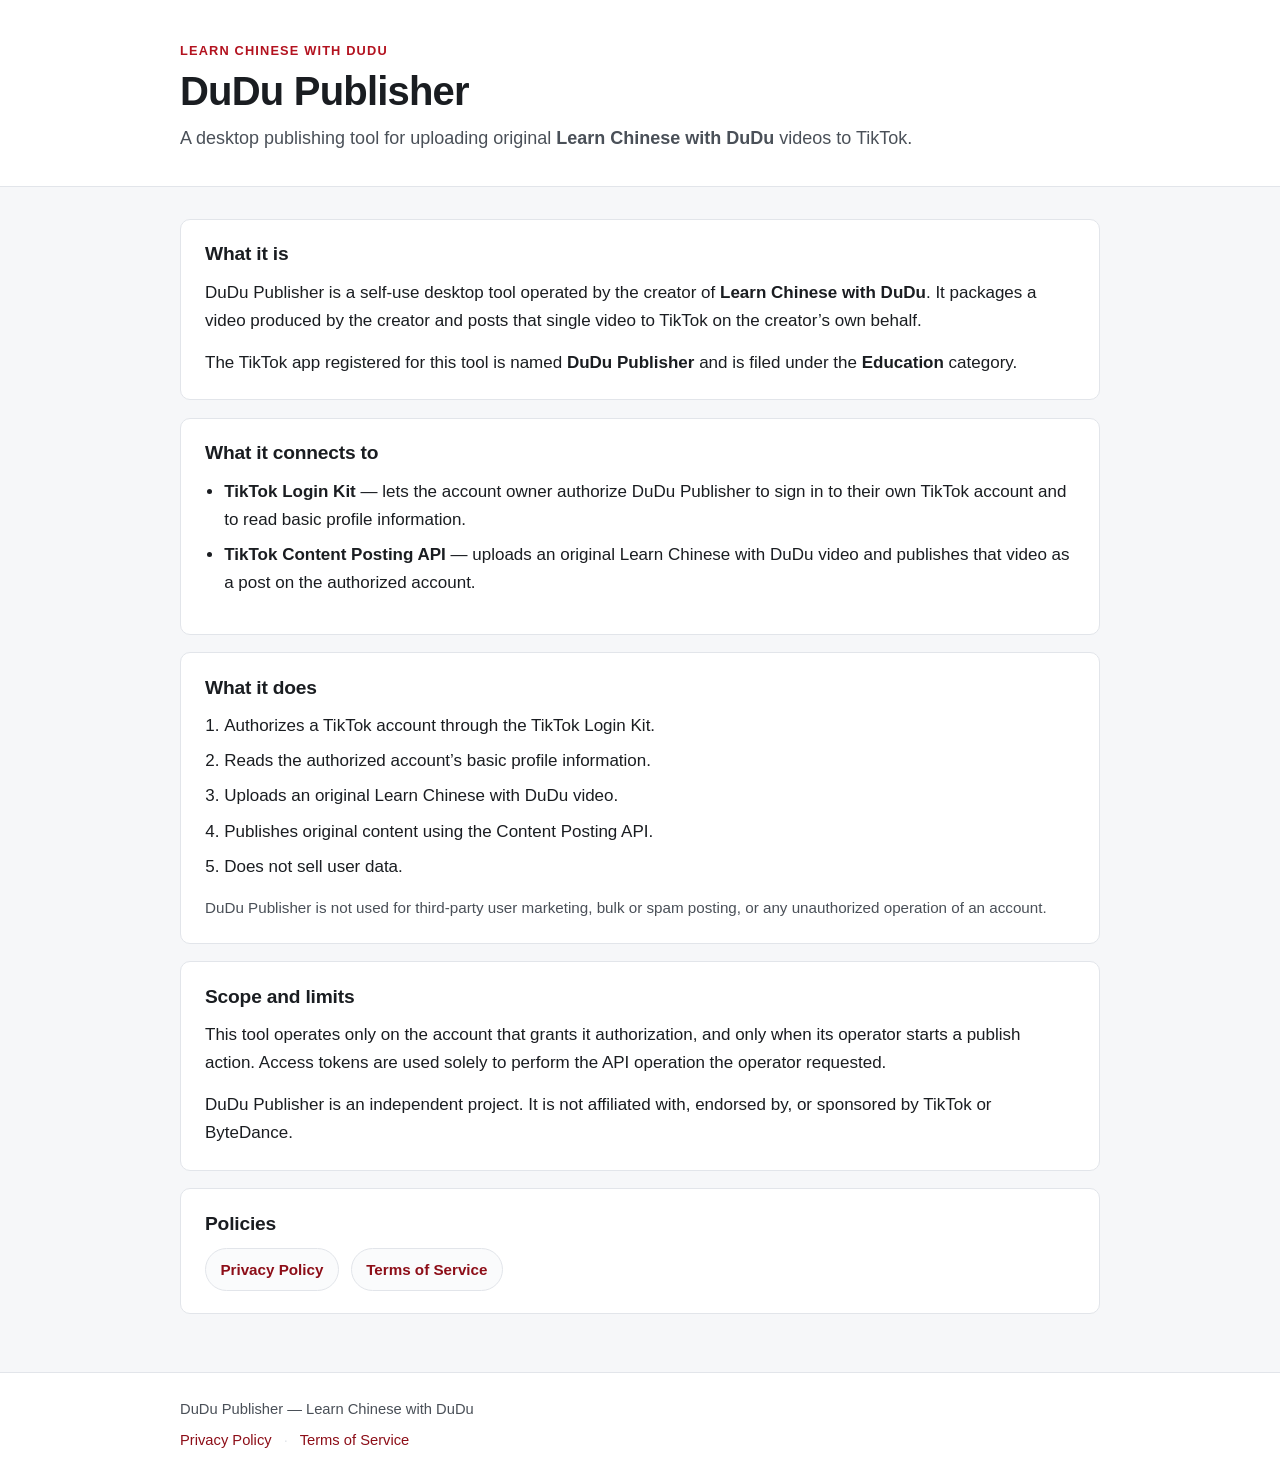
<file: index.html>
<!DOCTYPE html>
<html lang="en">
<head>
  <meta charset="utf-8">
  <meta name="viewport" content="width=device-width, initial-scale=1">
  <meta name="description" content="DuDu Publisher is a desktop publishing tool for Learn Chinese with DuDu that uses the TikTok Login Kit and Content Posting API.">
  <meta name="robots" content="index,follow">
  <title>DuDu Publisher</title>
  <link rel="stylesheet" href="style.css">
</head>
<body>
  <header class="site-header">
    <div class="wrap">
      <p class="eyebrow">Learn Chinese with DuDu</p>
      <h1>DuDu Publisher</h1>
      <p class="lede">
        A desktop publishing tool for uploading original
        <strong>Learn Chinese with DuDu</strong> videos to TikTok.
      </p>
    </div>
  </header>

  <main class="wrap">
    <section class="card">
      <h2>What it is</h2>
      <p>
        DuDu Publisher is a self-use desktop tool operated by the creator of
        <strong>Learn Chinese with DuDu</strong>. It packages a video produced
        by the creator and posts that single video to TikTok on the
        creator&rsquo;s own behalf.
      </p>
      <p>
        The TikTok app registered for this tool is named
        <strong>DuDu Publisher</strong> and is filed under the
        <strong>Education</strong> category.
      </p>
    </section>

    <section class="card">
      <h2>What it connects to</h2>
      <ul class="plain">
        <li>
          <strong>TikTok Login Kit</strong> &mdash; lets the account owner
          authorize DuDu Publisher to sign in to their own TikTok account and
          to read basic profile information.
        </li>
        <li>
          <strong>TikTok Content Posting API</strong> &mdash; uploads an
          original Learn Chinese with DuDu video and publishes that video as
          a post on the authorized account.
        </li>
      </ul>
    </section>

    <section class="card">
      <h2>What it does</h2>
      <ol class="plain">
        <li>Authorizes a TikTok account through the TikTok Login Kit.</li>
        <li>Reads the authorized account&rsquo;s basic profile information.</li>
        <li>Uploads an original Learn Chinese with DuDu video.</li>
        <li>Publishes original content using the Content Posting API.</li>
        <li>Does not sell user data.</li>
      </ol>
      <p class="muted">
        DuDu Publisher is not used for third-party user marketing, bulk or
        spam posting, or any unauthorized operation of an account.
      </p>
    </section>

    <section class="card">
      <h2>Scope and limits</h2>
      <p>
        This tool operates only on the account that grants it authorization,
        and only when its operator starts a publish action. Access tokens are
        used solely to perform the API operation the operator requested.
      </p>
      <p>
        DuDu Publisher is an independent project. It is not affiliated with,
        endorsed by, or sponsored by TikTok or ByteDance.
      </p>
    </section>

    <section class="card">
      <h2>Policies</h2>
      <nav class="links">
        <a href="privacy.html">Privacy Policy</a>
        <a href="terms.html">Terms of Service</a>
      </nav>
    </section>
  </main>

  <footer class="site-footer">
    <div class="wrap">
      <p>DuDu Publisher &mdash; Learn Chinese with DuDu</p>
      <p>
        <a href="privacy.html">Privacy Policy</a>
        <span class="sep" aria-hidden="true">&middot;</span>
        <a href="terms.html">Terms of Service</a>
      </p>
    </div>
  </footer>
</body>
</html>
</file>
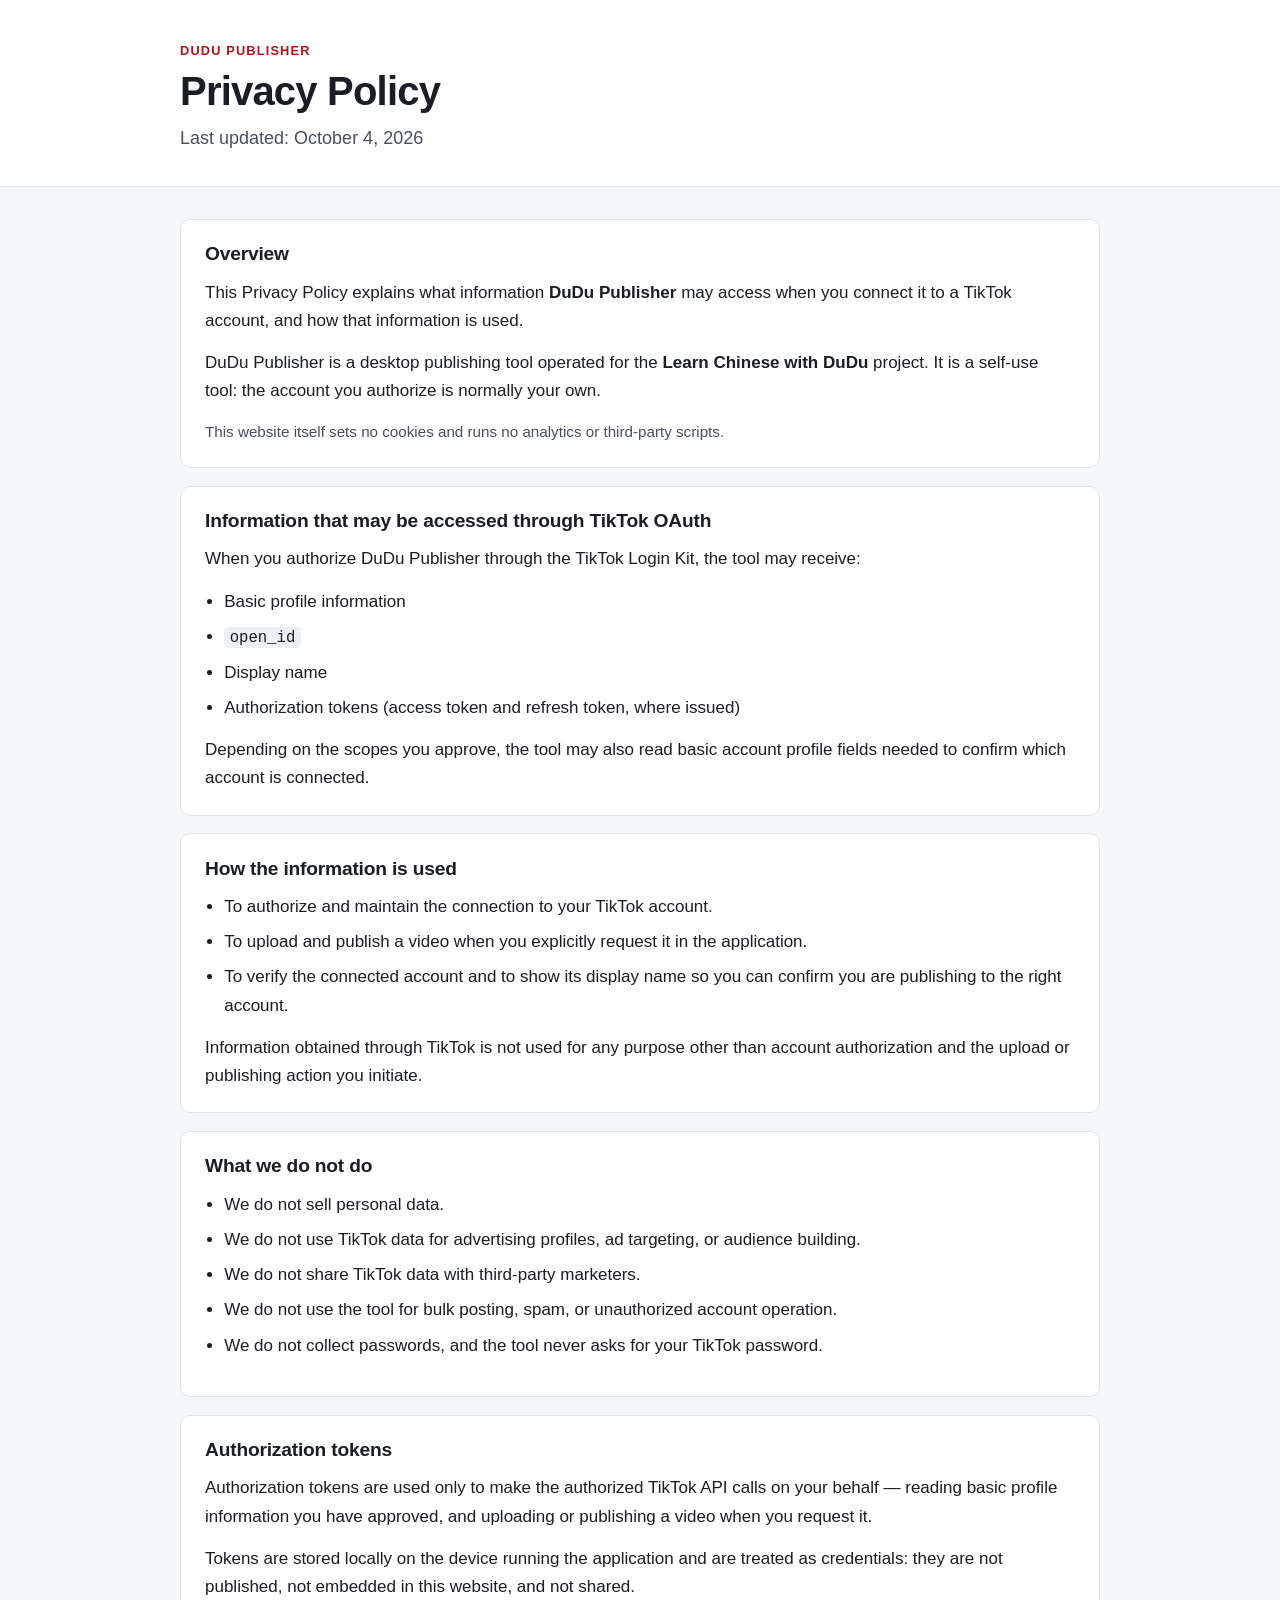
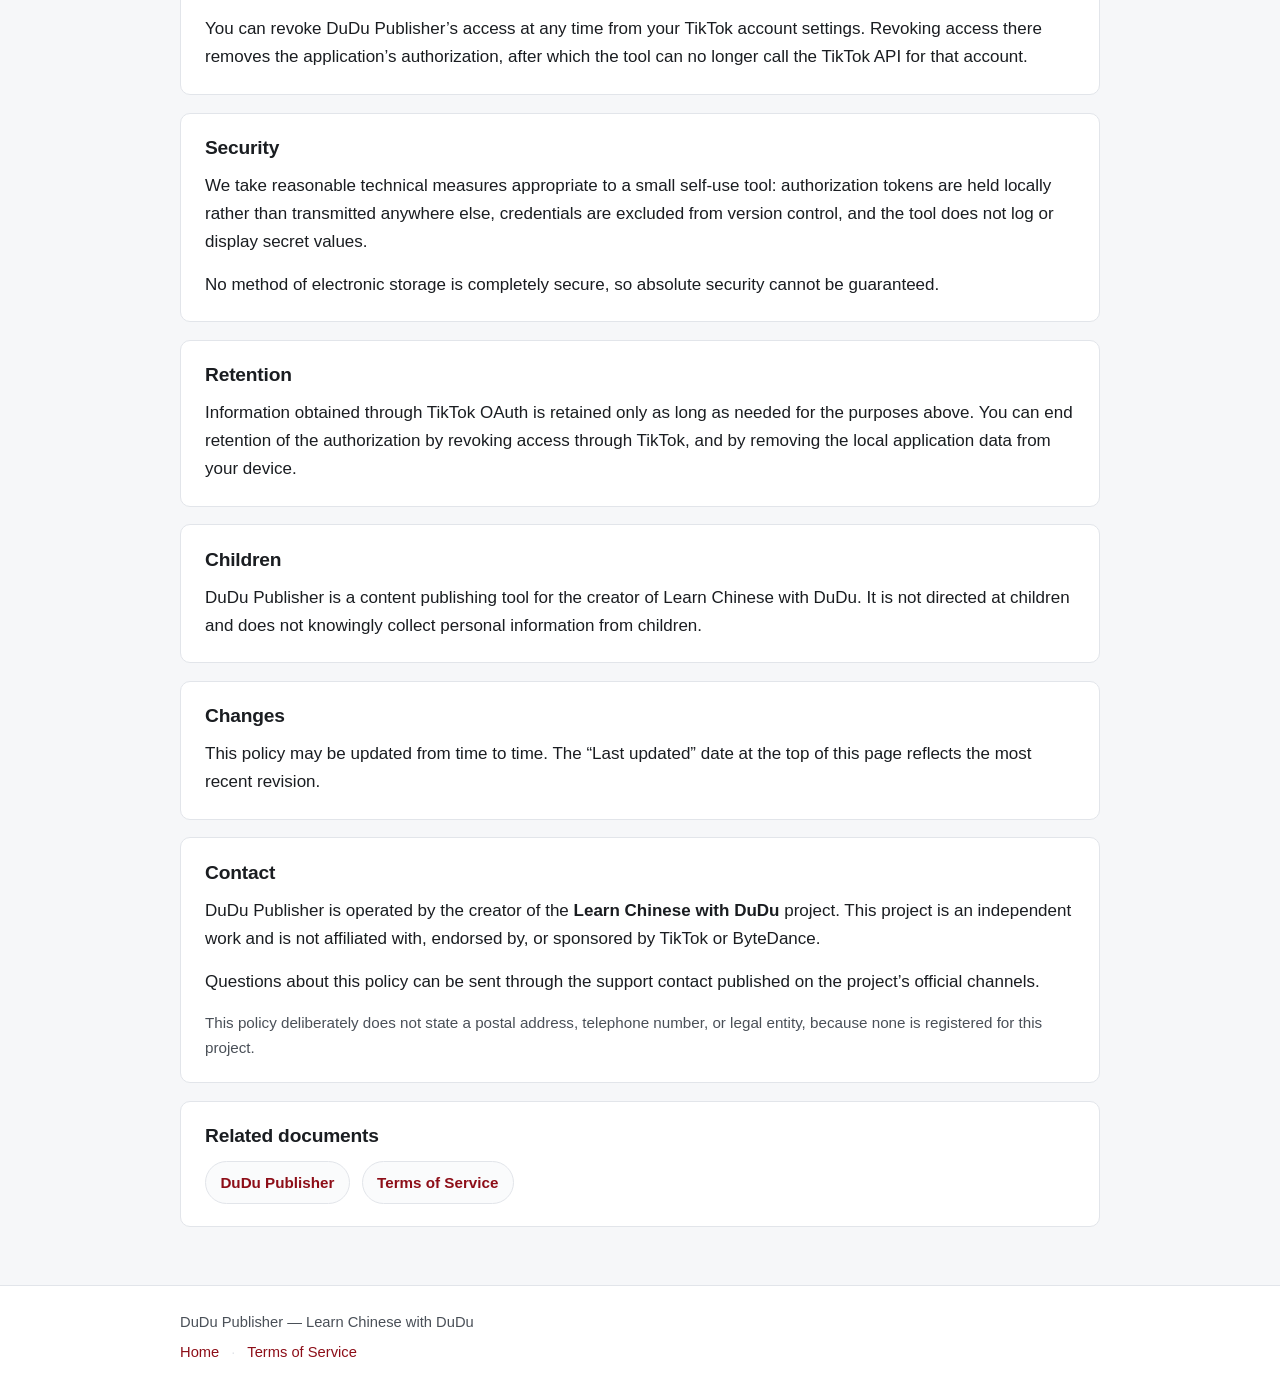
<file: privacy.html>
<!DOCTYPE html>
<html lang="en">
<head>
  <meta charset="utf-8">
  <meta name="viewport" content="width=device-width, initial-scale=1">
  <meta name="description" content="Privacy Policy for DuDu Publisher, a desktop publishing tool for Learn Chinese with DuDu.">
  <meta name="robots" content="index,follow">
  <title>Privacy Policy &mdash; DuDu Publisher</title>
  <link rel="stylesheet" href="style.css">
</head>
<body>
  <header class="site-header">
    <div class="wrap">
      <p class="eyebrow">DuDu Publisher</p>
      <h1>Privacy Policy</h1>
      <p class="lede">Last updated: October 4, 2026</p>
    </div>
  </header>

  <main class="wrap">
    <section class="card">
      <h2>Overview</h2>
      <p>
        This Privacy Policy explains what information <strong>DuDu
        Publisher</strong> may access when you connect it to a TikTok account,
        and how that information is used.
      </p>
      <p>
        DuDu Publisher is a desktop publishing tool operated for the
        <strong>Learn Chinese with DuDu</strong> project. It is a self-use
        tool: the account you authorize is normally your own.
      </p>
      <p class="muted">
        This website itself sets no cookies and runs no analytics or
        third-party scripts.
      </p>
    </section>

    <section class="card">
      <h2>Information that may be accessed through TikTok OAuth</h2>
      <p>
        When you authorize DuDu Publisher through the TikTok Login Kit, the
        tool may receive:
      </p>
      <ul class="plain">
        <li>Basic profile information</li>
        <li><code>open_id</code></li>
        <li>Display name</li>
        <li>Authorization tokens (access token and refresh token, where issued)</li>
      </ul>
      <p>
        Depending on the scopes you approve, the tool may also read basic
        account profile fields needed to confirm which account is connected.
      </p>
    </section>

    <section class="card">
      <h2>How the information is used</h2>
      <ul class="plain">
        <li>To authorize and maintain the connection to your TikTok account.</li>
        <li>
          To upload and publish a video when you explicitly request it in the
          application.
        </li>
        <li>To verify the connected account and to show its display name so
          you can confirm you are publishing to the right account.</li>
      </ul>
      <p>
        Information obtained through TikTok is not used for any purpose other
        than account authorization and the upload or publishing action you
        initiate.
      </p>
    </section>

    <section class="card">
      <h2>What we do not do</h2>
      <ul class="plain">
        <li>We do not sell personal data.</li>
        <li>
          We do not use TikTok data for advertising profiles, ad targeting, or
          audience building.
        </li>
        <li>
          We do not share TikTok data with third-party marketers.
        </li>
        <li>
          We do not use the tool for bulk posting, spam, or unauthorized
          account operation.
        </li>
        <li>
          We do not collect passwords, and the tool never asks for your
          TikTok password.
        </li>
      </ul>
    </section>

    <section class="card">
      <h2>Authorization tokens</h2>
      <p>
        Authorization tokens are used only to make the authorized TikTok API
        calls on your behalf &mdash; reading basic profile information you have
        approved, and uploading or publishing a video when you request it.
      </p>
      <p>
        Tokens are stored locally on the device running the application and
        are treated as credentials: they are not published, not embedded in
        this website, and not shared.
      </p>
      <p>
        You can revoke DuDu Publisher&rsquo;s access at any time from your TikTok
        account settings. Revoking access there removes the application&rsquo;s
        authorization, after which the tool can no longer call the TikTok API
        for that account.
      </p>
    </section>

    <section class="card">
      <h2>Security</h2>
      <p>
        We take reasonable technical measures appropriate to a small
        self-use tool: authorization tokens are held locally rather than
        transmitted anywhere else, credentials are excluded from version
        control, and the tool does not log or display secret values.
      </p>
      <p>
        No method of electronic storage is completely secure, so absolute
        security cannot be guaranteed.
      </p>
    </section>

    <section class="card">
      <h2>Retention</h2>
      <p>
        Information obtained through TikTok OAuth is retained only as long as
        needed for the purposes above. You can end retention of the
        authorization by revoking access through TikTok, and by removing the
        local application data from your device.
      </p>
    </section>

    <section class="card">
      <h2>Children</h2>
      <p>
        DuDu Publisher is a content publishing tool for the creator of Learn
        Chinese with DuDu. It is not directed at children and does not
        knowingly collect personal information from children.
      </p>
    </section>

    <section class="card">
      <h2>Changes</h2>
      <p>
        This policy may be updated from time to time. The
        &ldquo;Last updated&rdquo; date at the top of this page reflects the
        most recent revision.
      </p>
    </section>

    <section class="card">
      <h2>Contact</h2>
      <p>
        DuDu Publisher is operated by the creator of the
        <strong>Learn Chinese with DuDu</strong> project. This project is an
        independent work and is not affiliated with, endorsed by, or
        sponsored by TikTok or ByteDance.
      </p>
      <p>
        Questions about this policy can be sent through the support contact
        published on the project&rsquo;s official channels.
      </p>
      <p class="muted">
        This policy deliberately does not state a postal address, telephone
        number, or legal entity, because none is registered for this project.
      </p>
    </section>

    <section class="card">
      <h2>Related documents</h2>
      <nav class="links">
        <a href="index.html">DuDu Publisher</a>
        <a href="terms.html">Terms of Service</a>
      </nav>
    </section>
  </main>

  <footer class="site-footer">
    <div class="wrap">
      <p>DuDu Publisher &mdash; Learn Chinese with DuDu</p>
      <p>
        <a href="index.html">Home</a>
        <span class="sep" aria-hidden="true">&middot;</span>
        <a href="terms.html">Terms of Service</a>
      </p>
    </div>
  </footer>
</body>
</html>
</file>
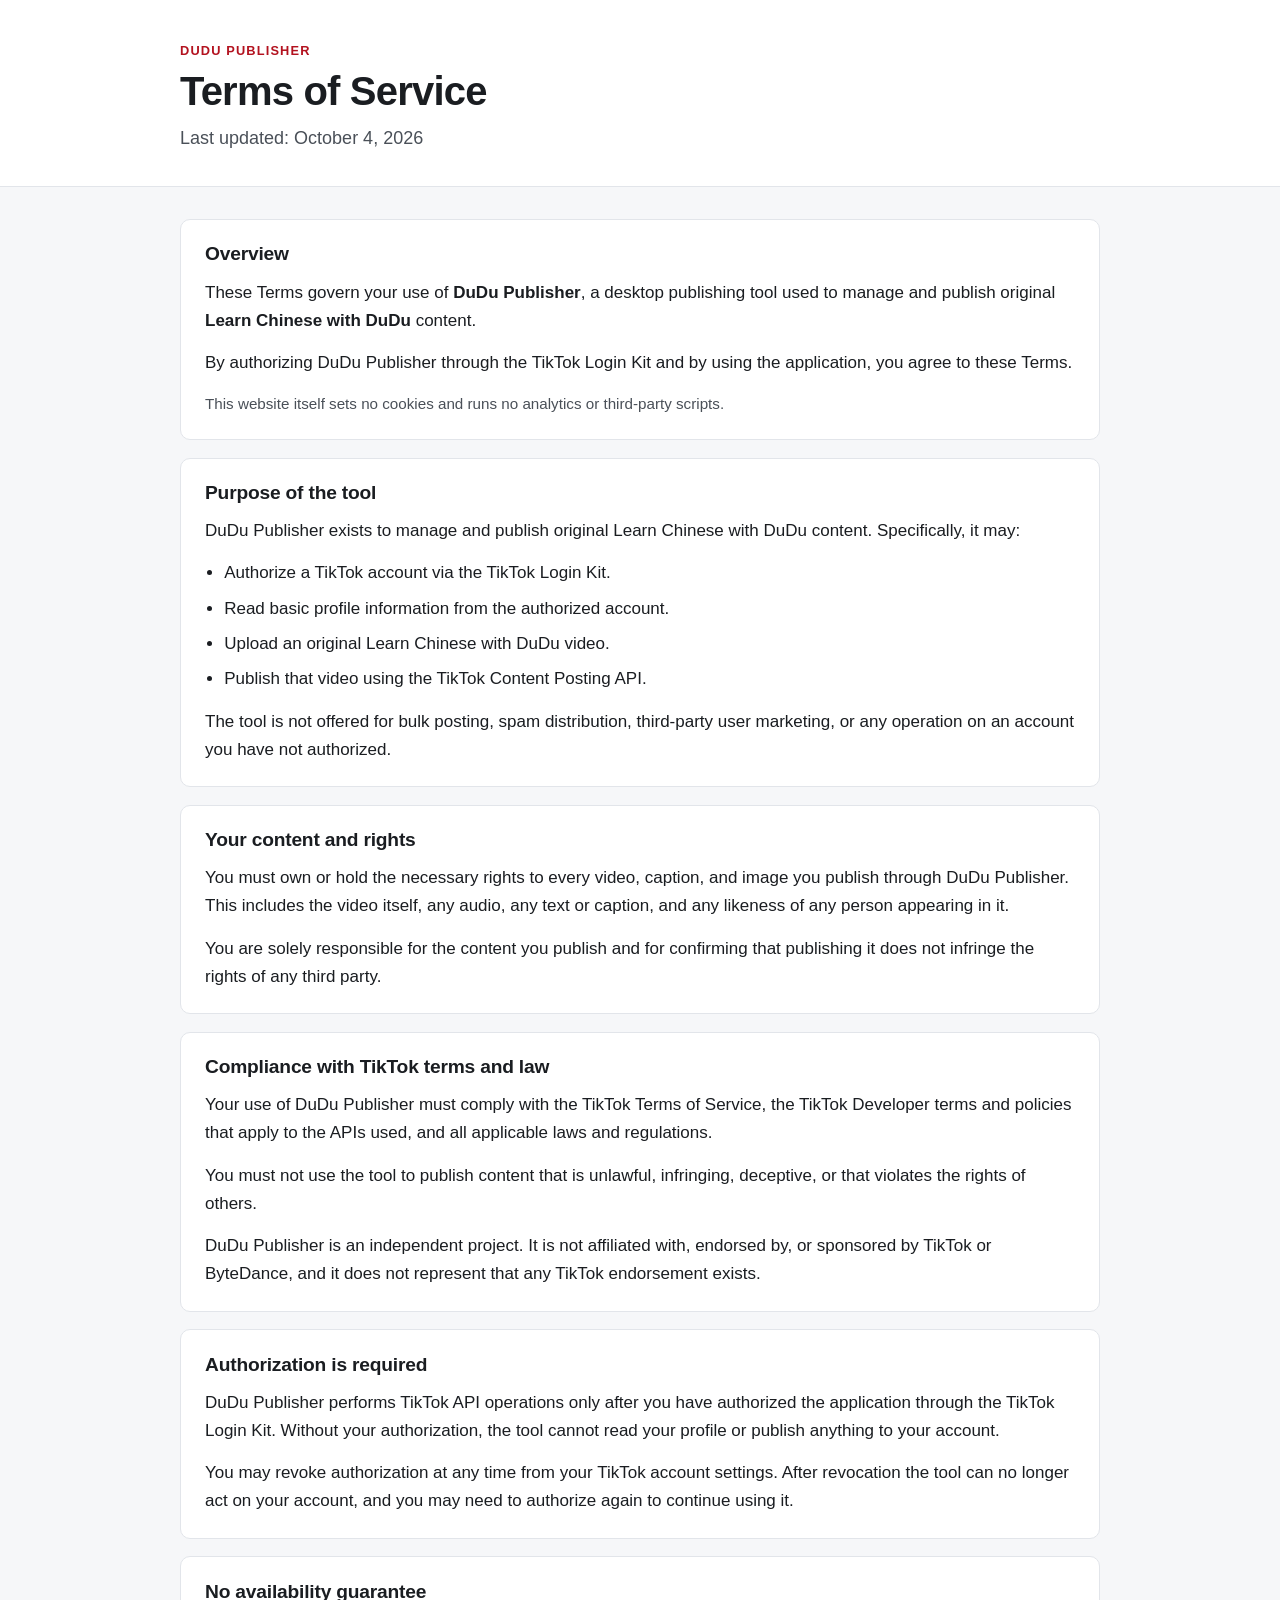
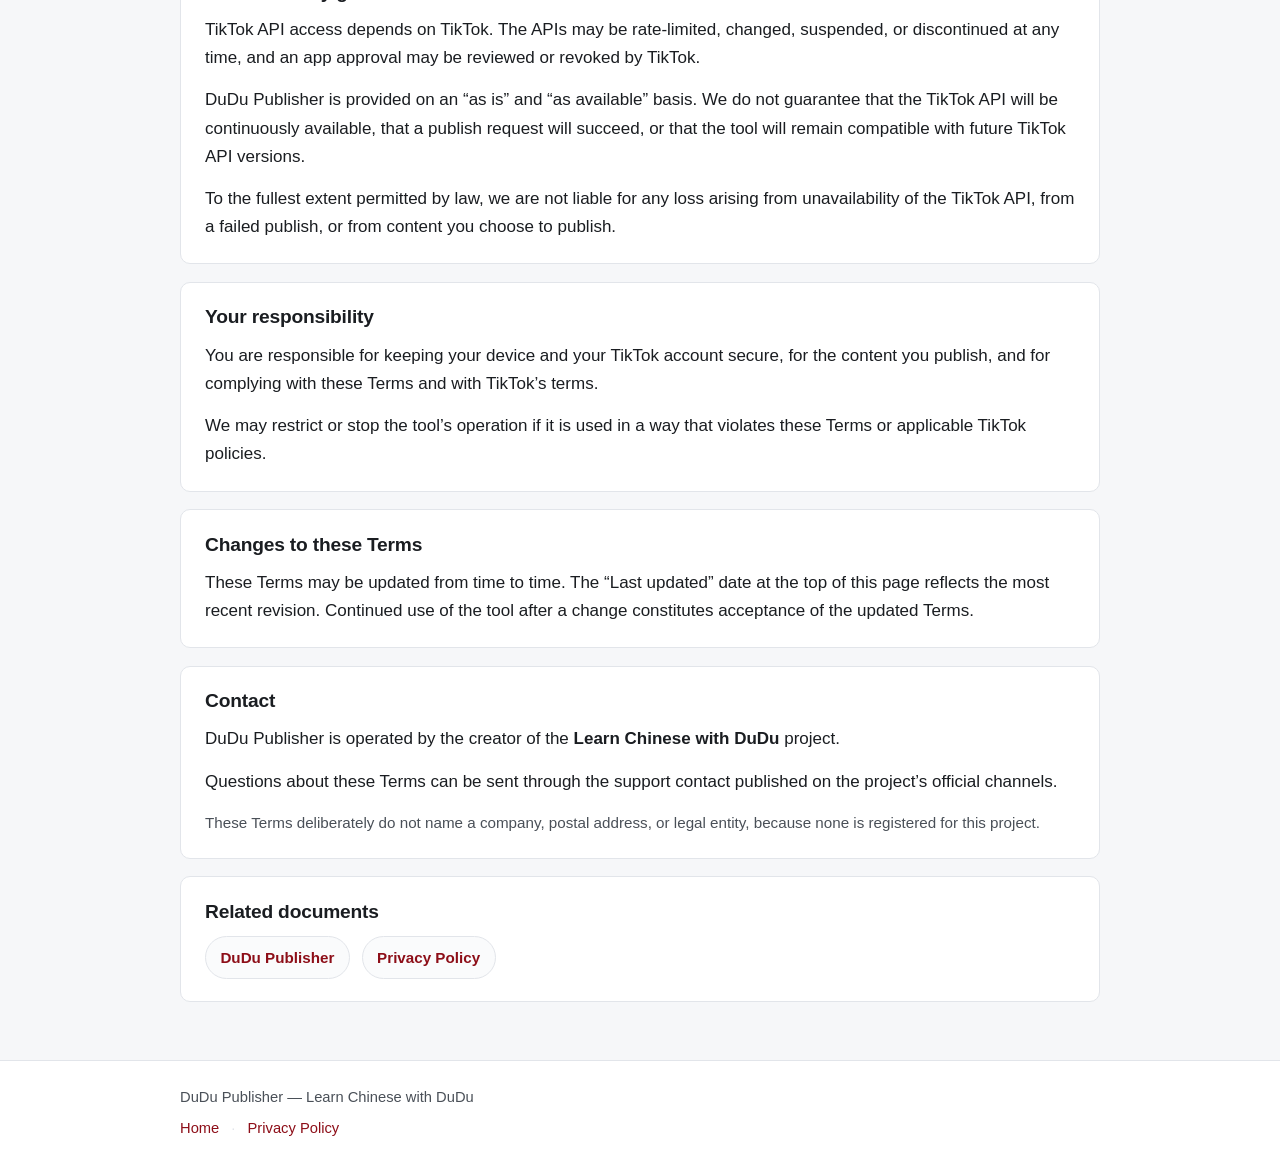
<file: terms.html>
<!DOCTYPE html>
<html lang="en">
<head>
  <meta charset="utf-8">
  <meta name="viewport" content="width=device-width, initial-scale=1">
  <meta name="description" content="Terms of Service for DuDu Publisher, a desktop publishing tool for Learn Chinese with DuDu.">
  <meta name="robots" content="index,follow">
  <title>Terms of Service &mdash; DuDu Publisher</title>
  <link rel="stylesheet" href="style.css">
</head>
<body>
  <header class="site-header">
    <div class="wrap">
      <p class="eyebrow">DuDu Publisher</p>
      <h1>Terms of Service</h1>
      <p class="lede">Last updated: October 4, 2026</p>
    </div>
  </header>

  <main class="wrap">
    <section class="card">
      <h2>Overview</h2>
      <p>
        These Terms govern your use of <strong>DuDu Publisher</strong>, a
        desktop publishing tool used to manage and publish original
        <strong>Learn Chinese with DuDu</strong> content.
      </p>
      <p>
        By authorizing DuDu Publisher through the TikTok Login Kit and by
        using the application, you agree to these Terms.
      </p>
      <p class="muted">
        This website itself sets no cookies and runs no analytics or
        third-party scripts.
      </p>
    </section>

    <section class="card">
      <h2>Purpose of the tool</h2>
      <p>
        DuDu Publisher exists to manage and publish original Learn Chinese
        with DuDu content. Specifically, it may:
      </p>
      <ul class="plain">
        <li>Authorize a TikTok account via the TikTok Login Kit.</li>
        <li>Read basic profile information from the authorized account.</li>
        <li>Upload an original Learn Chinese with DuDu video.</li>
        <li>Publish that video using the TikTok Content Posting API.</li>
      </ul>
      <p>
        The tool is not offered for bulk posting, spam distribution, third-party
        user marketing, or any operation on an account you have not
        authorized.
      </p>
    </section>

    <section class="card">
      <h2>Your content and rights</h2>
      <p>
        You must own or hold the necessary rights to every video, caption,
        and image you publish through DuDu Publisher. This includes the video
        itself, any audio, any text or caption, and any likeness of any
        person appearing in it.
      </p>
      <p>
        You are solely responsible for the content you publish and for
        confirming that publishing it does not infringe the rights of any
        third party.
      </p>
    </section>

    <section class="card">
      <h2>Compliance with TikTok terms and law</h2>
      <p>
        Your use of DuDu Publisher must comply with the TikTok Terms of
        Service, the TikTok Developer terms and policies that apply to the
        APIs used, and all applicable laws and regulations.
      </p>
      <p>
        You must not use the tool to publish content that is unlawful,
        infringing, deceptive, or that violates the rights of others.
      </p>
      <p>
        DuDu Publisher is an independent project. It is not affiliated with,
        endorsed by, or sponsored by TikTok or ByteDance, and it does not
        represent that any TikTok endorsement exists.
      </p>
    </section>

    <section class="card">
      <h2>Authorization is required</h2>
      <p>
        DuDu Publisher performs TikTok API operations only after you have
        authorized the application through the TikTok Login Kit. Without your
        authorization, the tool cannot read your profile or publish anything
        to your account.
      </p>
      <p>
        You may revoke authorization at any time from your TikTok account
        settings. After revocation the tool can no longer act on your
        account, and you may need to authorize again to continue using it.
      </p>
    </section>

    <section class="card">
      <h2>No availability guarantee</h2>
      <p>
        TikTok API access depends on TikTok. The APIs may be rate-limited,
        changed, suspended, or discontinued at any time, and an app approval
        may be reviewed or revoked by TikTok.
      </p>
      <p>
        DuDu Publisher is provided on an &ldquo;as is&rdquo; and
        &ldquo;as available&rdquo; basis. We do not guarantee that the TikTok
        API will be continuously available, that a publish request will
        succeed, or that the tool will remain compatible with future TikTok
        API versions.
      </p>
      <p>
        To the fullest extent permitted by law, we are not liable for any
        loss arising from unavailability of the TikTok API, from a failed
        publish, or from content you choose to publish.
      </p>
    </section>

    <section class="card">
      <h2>Your responsibility</h2>
      <p>
        You are responsible for keeping your device and your TikTok account
        secure, for the content you publish, and for complying with these
        Terms and with TikTok&rsquo;s terms.
      </p>
      <p>
        We may restrict or stop the tool&rsquo;s operation if it is used in a way
        that violates these Terms or applicable TikTok policies.
      </p>
    </section>

    <section class="card">
      <h2>Changes to these Terms</h2>
      <p>
        These Terms may be updated from time to time. The &ldquo;Last
        updated&rdquo; date at the top of this page reflects the most recent
        revision. Continued use of the tool after a change constitutes
        acceptance of the updated Terms.
      </p>
    </section>

    <section class="card">
      <h2>Contact</h2>
      <p>
        DuDu Publisher is operated by the creator of the
        <strong>Learn Chinese with DuDu</strong> project.
      </p>
      <p>
        Questions about these Terms can be sent through the support contact
        published on the project&rsquo;s official channels.
      </p>
      <p class="muted">
        These Terms deliberately do not name a company, postal address, or
        legal entity, because none is registered for this project.
      </p>
    </section>

    <section class="card">
      <h2>Related documents</h2>
      <nav class="links">
        <a href="index.html">DuDu Publisher</a>
        <a href="privacy.html">Privacy Policy</a>
      </nav>
    </section>
  </main>

  <footer class="site-footer">
    <div class="wrap">
      <p>DuDu Publisher &mdash; Learn Chinese with DuDu</p>
      <p>
        <a href="index.html">Home</a>
        <span class="sep" aria-hidden="true">&middot;</span>
        <a href="privacy.html">Privacy Policy</a>
      </p>
    </div>
  </footer>
</body>
</html>
</file>
<file: style.css>
/* DuDu Publisher - static site
   No external fonts, no CDN, no framework, no JavaScript. */

:root {
  --bg: #f6f7f9;
  --surface: #ffffff;
  --ink: #1a1d21;
  --ink-soft: #4a5058;
  --line: #e2e5ea;
  --accent: #b3121f;
  --accent-ink: #8d0e18;
  --radius: 10px;
  --max: 60rem;
}

*,
*::before,
*::after {
  box-sizing: border-box;
}

html {
  -webkit-text-size-adjust: 100%;
}

body {
  margin: 0;
  background: var(--bg);
  color: var(--ink);
  font-family: -apple-system, BlinkMacSystemFont, "Segoe UI", Roboto,
    "Helvetica Neue", Arial, "Noto Sans", "PingFang SC",
    "Microsoft YaHei", sans-serif;
  font-size: 17px;
  line-height: 1.65;
}

.wrap {
  width: 100%;
  max-width: var(--max);
  margin: 0 auto;
  padding: 0 1.25rem;
}

a {
  color: var(--accent-ink);
  text-decoration: underline;
  text-underline-offset: 2px;
}

a:hover,
a:focus {
  color: var(--accent);
}

a:focus-visible {
  outline: 2px solid var(--accent);
  outline-offset: 2px;
}

code {
  font-family: ui-monospace, SFMono-Regular, Menlo, Consolas, monospace;
  font-size: 0.92em;
  background: #eef0f4;
  padding: 0.1em 0.35em;
  border-radius: 4px;
}

/* ---------------------------------------------------------------- header */
.site-header {
  background: var(--surface);
  border-bottom: 1px solid var(--line);
  padding: 2.5rem 0 2rem;
}

.eyebrow {
  margin: 0 0 0.35rem;
  font-size: 0.8rem;
  font-weight: 700;
  letter-spacing: 0.09em;
  text-transform: uppercase;
  color: var(--accent);
}

.site-header h1 {
  margin: 0 0 0.6rem;
  font-size: clamp(1.8rem, 5vw, 2.5rem);
  line-height: 1.2;
  letter-spacing: -0.02em;
}

.lede {
  margin: 0;
  max-width: 46rem;
  color: var(--ink-soft);
  font-size: clamp(1rem, 2.4vw, 1.125rem);
}

/* ----------------------------------------------------------------- main */
main.wrap {
  padding-top: 2rem;
  padding-bottom: 2.5rem;
}

.card {
  background: var(--surface);
  border: 1px solid var(--line);
  border-radius: var(--radius);
  padding: 1.4rem 1.5rem;
  margin-bottom: 1.1rem;
}

.card h2 {
  margin: 0 0 0.7rem;
  font-size: 1.2rem;
  line-height: 1.3;
  letter-spacing: -0.01em;
}

.card p {
  margin: 0 0 0.9rem;
}

.card p:last-child {
  margin-bottom: 0;
}

.muted {
  color: var(--ink-soft);
  font-size: 0.95rem;
}

ul.plain,
ol.plain {
  margin: 0 0 0.9rem;
  padding-left: 1.2rem;
}

ul.plain li,
ol.plain li {
  margin-bottom: 0.45rem;
}

ul.plain li:last-child,
ol.plain li:last-child {
  margin-bottom: 0;
}

.links {
  display: flex;
  flex-wrap: wrap;
  gap: 0.75rem;
}

.links a {
  display: inline-block;
  padding: 0.5rem 0.9rem;
  border: 1px solid var(--line);
  border-radius: 999px;
  background: #fafbfc;
  text-decoration: none;
  font-weight: 600;
  font-size: 0.95rem;
}

.links a:hover,
.links a:focus {
  background: #fff;
  border-color: var(--accent);
}

/* --------------------------------------------------------------- footer */
.site-footer {
  background: var(--surface);
  border-top: 1px solid var(--line);
  padding: 1.5rem 0;
  color: var(--ink-soft);
  font-size: 0.92rem;
}

.site-footer p {
  margin: 0 0 0.4rem;
}

.site-footer p:last-child {
  margin-bottom: 0;
}

.site-footer a {
  text-decoration: none;
}

.site-footer a:hover,
.site-footer a:focus {
  text-decoration: underline;
}

.sep {
  margin: 0 0.5rem;
  color: var(--line);
}

/* ------------------------------------------------------------ responsive */
@media (max-width: 640px) {
  body {
    font-size: 16px;
  }

  .site-header {
    padding: 1.75rem 0 1.4rem;
  }

  main.wrap {
    padding-top: 1.35rem;
    padding-bottom: 1.75rem;
  }

  .card {
    padding: 1.1rem 1.05rem;
    margin-bottom: 0.9rem;
  }

  .links {
    flex-direction: column;
  }

  .links a {
    text-align: center;
  }
}

@media print {
  body {
    background: #fff;
  }

  .card {
    border-color: #ccc;
    break-inside: avoid;
  }

  a {
    color: #000;
  }
}
</file>
